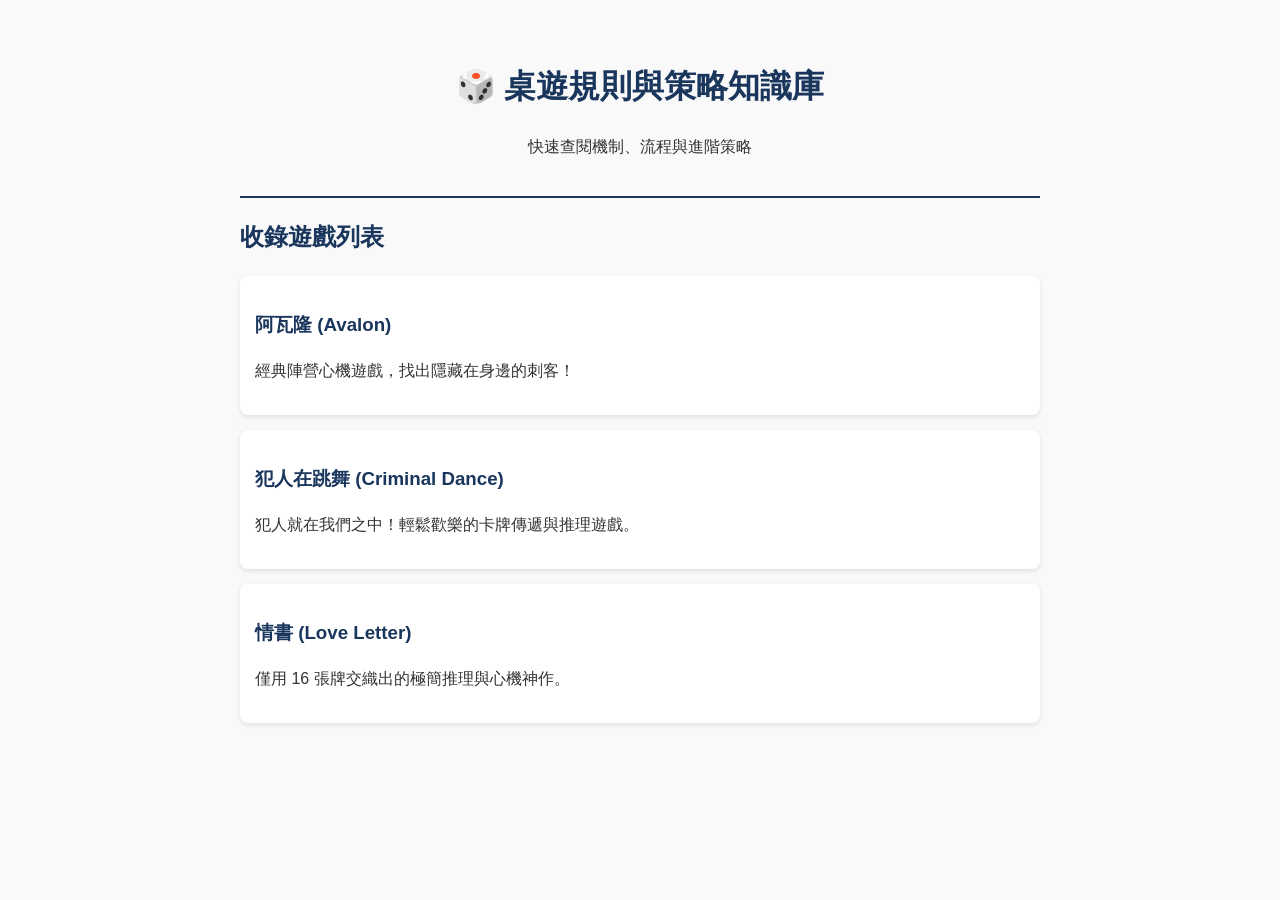
<file: index.html>
<!DOCTYPE html>
<html lang="zh-TW">
<head>
    <meta charset="UTF-8">
    <meta name="viewport" content="width=device-width, initial-scale=1.0">
    <title>桌遊規則與策略知識庫</title>
    <link rel="stylesheet" href="css/style.css">
</head>
<body>
    <header>
        <h1>🎲 桌遊規則與策略知識庫</h1>
        <p>快速查閱機制、流程與進階策略</p>
    </header>
    <main>
        <h2>收錄遊戲列表</h2>
        <ul class="game-list">
            <li>
                <a href="games/avalon.html">
                    <h3>阿瓦隆 (Avalon)</h3>
                    <p>經典陣營心機遊戲，找出隱藏在身邊的刺客！</p>
                </a>
            </li>
            <li>
                <a href="games/criminal-dance.html">
                    <h3>犯人在跳舞 (Criminal Dance)</h3>
                    <p>犯人就在我們之中！輕鬆歡樂的卡牌傳遞與推理遊戲。</p>
                </a>
            </li>
            <li>
                <a href="games/love-letter.html">
                    <h3>情書 (Love Letter)</h3>
                    <p>僅用 16 張牌交織出的極簡推理與心機神作。</p>
                </a>
            </li>
        </ul>
    </main>
</body>
</html>
</file>
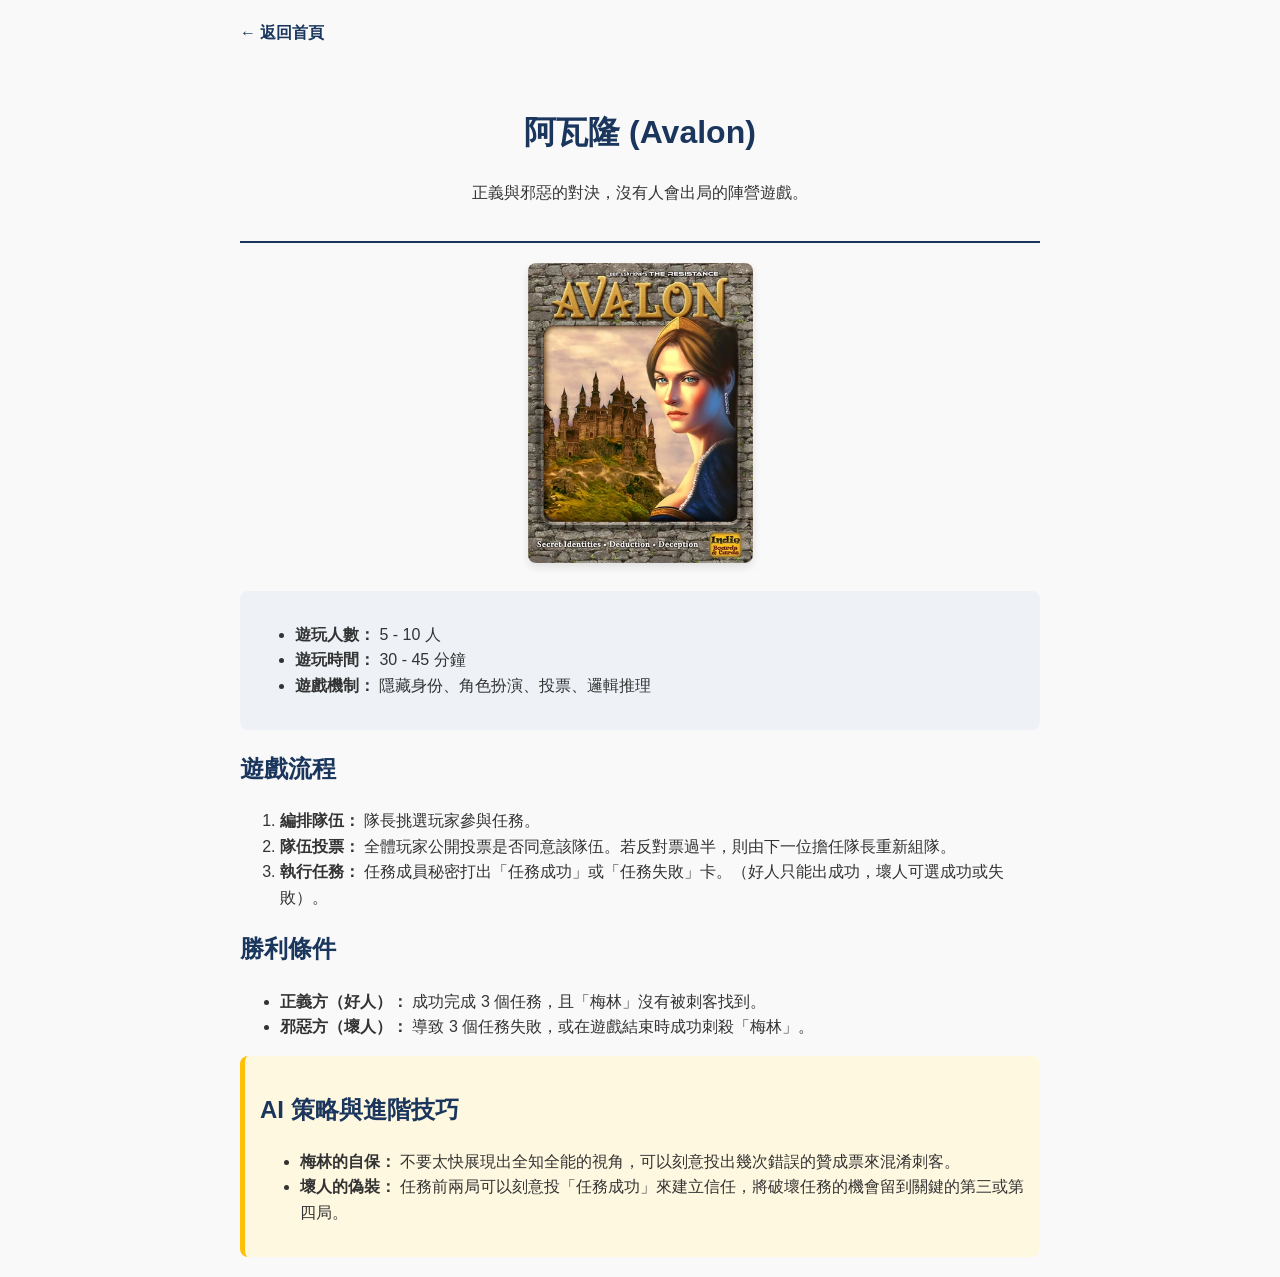
<file: games/avalon.html>
<!DOCTYPE html>
<html lang="zh-TW">
<head>
    <meta charset="UTF-8">
    <meta name="viewport" content="width=device-width, initial-scale=1.0">
    <title>阿瓦隆 (Avalon) - 桌遊知識庫</title>
    <link rel="stylesheet" href="../css/style.css">
</head>
<body>
    <a href="../index.html" class="back-link">← 返回首頁</a>
    
    <header>
        <h1>阿瓦隆 (Avalon)</h1>
        <p>正義與邪惡的對決，沒有人會出局的陣營遊戲。</p>
    </header>

    <div class="game-cover">
        <img src="../images/avalon.jpg" alt="阿瓦隆桌遊封面">
    </div>

    <main>
        <section class="info-card">
            <ul>
                <li><strong>遊玩人數：</strong> 5 - 10 人</li>
                <li><strong>遊玩時間：</strong> 30 - 45 分鐘</li>
                <li><strong>遊戲機制：</strong> 隱藏身份、角色扮演、投票、邏輯推理</li>
            </ul>
        </section>

        <section class="gameplay">
            <h2>遊戲流程</h2>
            <ol>
                <li><strong>編排隊伍：</strong> 隊長挑選玩家參與任務。</li>
                <li><strong>隊伍投票：</strong> 全體玩家公開投票是否同意該隊伍。若反對票過半，則由下一位擔任隊長重新組隊。</li>
                <li><strong>執行任務：</strong> 任務成員秘密打出「任務成功」或「任務失敗」卡。（好人只能出成功，壞人可選成功或失敗）。</li>
            </ol>
        </section>

        <section class="victory">
            <h2>勝利條件</h2>
            <ul>
                <li><strong>正義方（好人）：</strong> 成功完成 3 個任務，且「梅林」沒有被刺客找到。</li>
                <li><strong>邪惡方（壞人）：</strong> 導致 3 個任務失敗，或在遊戲結束時成功刺殺「梅林」。</li>
            </ul>
        </section>

        <section class="strategy">
            <h2>AI 策略與進階技巧</h2>
            <ul>
                <li><strong>梅林的自保：</strong> 不要太快展現出全知全能的視角，可以刻意投出幾次錯誤的贊成票來混淆刺客。</li>
                <li><strong>壞人的偽裝：</strong> 任務前兩局可以刻意投「任務成功」來建立信任，將破壞任務的機會留到關鍵的第三或第四局。</li>
            </ul>
        </section>
    </main>
</body>
</html>
</file>
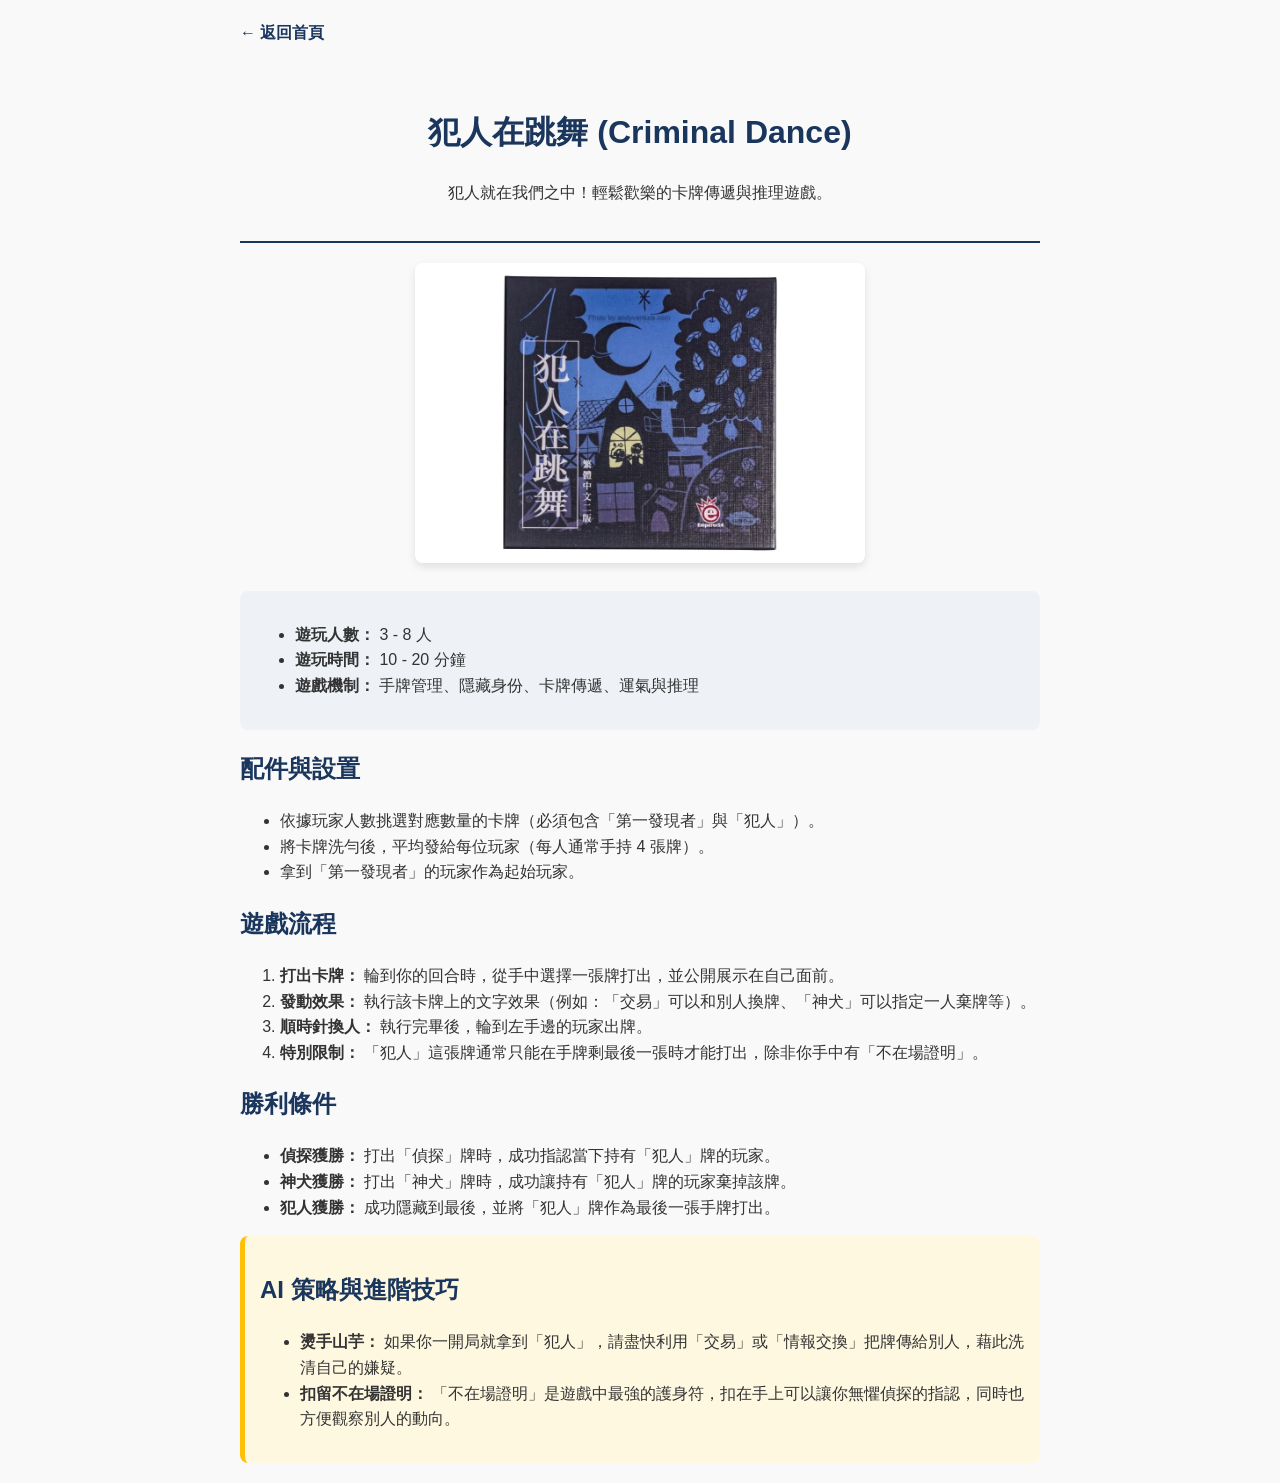
<file: games/criminal-dance.html>
<!DOCTYPE html>
<html lang="zh-TW">
<head>
    <meta charset="UTF-8">
    <meta name="viewport" content="width=device-width, initial-scale=1.0">
    <title>犯人在跳舞 - 桌遊知識庫</title>
    <link rel="stylesheet" href="../css/style.css">
</head>
<body>
    <a href="../index.html" class="back-link">← 返回首頁</a>
    
    <header>
        <h1>犯人在跳舞 (Criminal Dance)</h1>
        <p>犯人就在我們之中！輕鬆歡樂的卡牌傳遞與推理遊戲。</p>
    </header>

    <div class="game-cover">
        <img src="../images/criminal-dance.jpg" alt="犯人在跳舞桌遊封面">
    </div>

    <main>
        <section class="info-card">
            <ul>
                <li><strong>遊玩人數：</strong> 3 - 8 人</li>
                <li><strong>遊玩時間：</strong> 10 - 20 分鐘</li>
                <li><strong>遊戲機制：</strong> 手牌管理、隱藏身份、卡牌傳遞、運氣與推理</li>
            </ul>
        </section>

        <section class="setup">
            <h2>配件與設置</h2>
            <ul>
                <li>依據玩家人數挑選對應數量的卡牌（必須包含「第一發現者」與「犯人」）。</li>
                <li>將卡牌洗勻後，平均發給每位玩家（每人通常手持 4 張牌）。</li>
                <li>拿到「第一發現者」的玩家作為起始玩家。</li>
            </ul>
        </section>

        <section class="gameplay">
            <h2>遊戲流程</h2>
            <ol>
                <li><strong>打出卡牌：</strong> 輪到你的回合時，從手中選擇一張牌打出，並公開展示在自己面前。</li>
                <li><strong>發動效果：</strong> 執行該卡牌上的文字效果（例如：「交易」可以和別人換牌、「神犬」可以指定一人棄牌等）。</li>
                <li><strong>順時針換人：</strong> 執行完畢後，輪到左手邊的玩家出牌。</li>
                <li><strong>特別限制：</strong> 「犯人」這張牌通常只能在手牌剩最後一張時才能打出，除非你手中有「不在場證明」。</li>
            </ol>
        </section>

        <section class="victory">
            <h2>勝利條件</h2>
            <ul>
                <li><strong>偵探獲勝：</strong> 打出「偵探」牌時，成功指認當下持有「犯人」牌的玩家。</li>
                <li><strong>神犬獲勝：</strong> 打出「神犬」牌時，成功讓持有「犯人」牌的玩家棄掉該牌。</li>
                <li><strong>犯人獲勝：</strong> 成功隱藏到最後，並將「犯人」牌作為最後一張手牌打出。</li>
            </ul>
        </section>

        <section class="strategy">
            <h2>AI 策略與進階技巧</h2>
            <ul>
                <li><strong>燙手山芋：</strong> 如果你一開局就拿到「犯人」，請盡快利用「交易」或「情報交換」把牌傳給別人，藉此洗清自己的嫌疑。</li>
                <li><strong>扣留不在場證明：</strong> 「不在場證明」是遊戲中最強的護身符，扣在手上可以讓你無懼偵探的指認，同時也方便觀察別人的動向。</li>
            </ul>
        </section>
    </main>
</body>
</html>
</file>
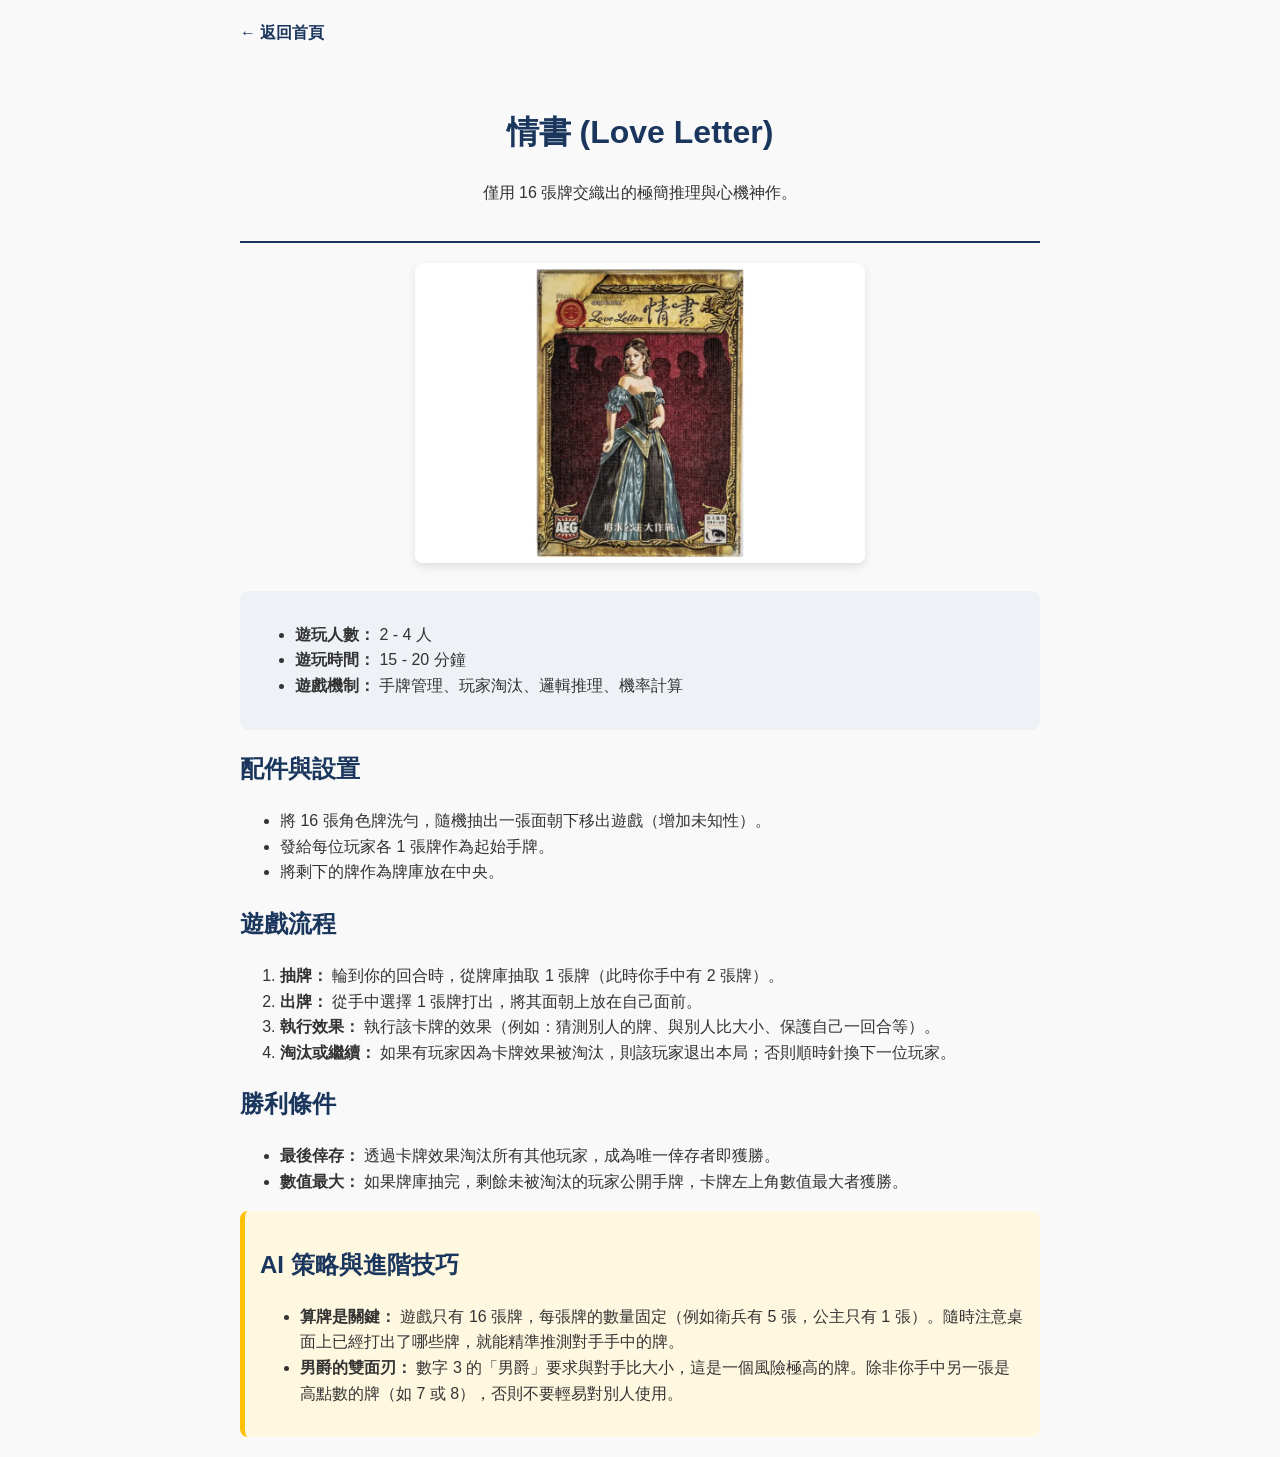
<file: games/love-letter.html>
<!DOCTYPE html>
<html lang="zh-TW">
<head>
    <meta charset="UTF-8">
    <meta name="viewport" content="width=device-width, initial-scale=1.0">
    <title>情書 (Love Letter) - 桌遊知識庫</title>
    <link rel="stylesheet" href="../css/style.css">
</head>
<body>
    <a href="../index.html" class="back-link">← 返回首頁</a>
    
    <header>
        <h1>情書 (Love Letter)</h1>
        <p>僅用 16 張牌交織出的極簡推理與心機神作。</p>
    </header>

    <div class="game-cover">
        <img src="../images/love-letter.jpg" alt="情書桌遊封面">
    </div>

    <main>
        <section class="info-card">
            <ul>
                <li><strong>遊玩人數：</strong> 2 - 4 人</li>
                <li><strong>遊玩時間：</strong> 15 - 20 分鐘</li>
                <li><strong>遊戲機制：</strong> 手牌管理、玩家淘汰、邏輯推理、機率計算</li>
            </ul>
        </section>

        <section class="setup">
            <h2>配件與設置</h2>
            <ul>
                <li>將 16 張角色牌洗勻，隨機抽出一張面朝下移出遊戲（增加未知性）。</li>
                <li>發給每位玩家各 1 張牌作為起始手牌。</li>
                <li>將剩下的牌作為牌庫放在中央。</li>
            </ul>
        </section>

        <section class="gameplay">
            <h2>遊戲流程</h2>
            <ol>
                <li><strong>抽牌：</strong> 輪到你的回合時，從牌庫抽取 1 張牌（此時你手中有 2 張牌）。</li>
                <li><strong>出牌：</strong> 從手中選擇 1 張牌打出，將其面朝上放在自己面前。</li>
                <li><strong>執行效果：</strong> 執行該卡牌的效果（例如：猜測別人的牌、與別人比大小、保護自己一回合等）。</li>
                <li><strong>淘汰或繼續：</strong> 如果有玩家因為卡牌效果被淘汰，則該玩家退出本局；否則順時針換下一位玩家。</li>
            </ol>
        </section>

        <section class="victory">
            <h2>勝利條件</h2>
            <ul>
                <li><strong>最後倖存：</strong> 透過卡牌效果淘汰所有其他玩家，成為唯一倖存者即獲勝。</li>
                <li><strong>數值最大：</strong> 如果牌庫抽完，剩餘未被淘汰的玩家公開手牌，卡牌左上角數值最大者獲勝。</li>
            </ul>
        </section>

        <section class="strategy">
            <h2>AI 策略與進階技巧</h2>
            <ul>
                <li><strong>算牌是關鍵：</strong> 遊戲只有 16 張牌，每張牌的數量固定（例如衛兵有 5 張，公主只有 1 張）。隨時注意桌面上已經打出了哪些牌，就能精準推測對手手中的牌。</li>
                <li><strong>男爵的雙面刃：</strong> 數字 3 的「男爵」要求與對手比大小，這是一個風險極高的牌。除非你手中另一張是高點數的牌（如 7 或 8），否則不要輕易對別人使用。</li>
            </ul>
        </section>
    </main>
</body>
</html>
</file>
<file: css/style.css>
body {
    font-family: "Helvetica Neue", Helvetica, Arial, "微軟正黑體", sans-serif;
    background-color: #f9f9f9;
    color: #333;
    line-height: 1.6;
    max-width: 800px;
    margin: 0 auto;
    padding: 20px;
}
header {
    text-align: center;
    padding: 20px 0;
    border-bottom: 2px solid #1a365d;
    margin-bottom: 20px;
}
h1, h2, h3 {
    color: #1a365d;
}
.game-list {
    list-style-type: none;
    padding: 0;
}
.game-list li {
    background: white;
    margin-bottom: 15px;
    padding: 15px;
    border-radius: 8px;
    box-shadow: 0 2px 5px rgba(0,0,0,0.1);
}
.game-list a {
    text-decoration: none;
    color: inherit;
}
.game-list a:hover h3 {
    color: #0056b3;
}
/* 子頁面專用樣式 */
.info-card {
    background: #eef2f7;
    padding: 15px;
    border-radius: 8px;
    margin-bottom: 20px;
}
.strategy {
    background: #fff8e1;
    padding: 15px;
    border-radius: 8px;
    border-left: 5px solid #ffc107;
}
.back-link {
    display: inline-block;
    margin-bottom: 20px;
    color: #1a365d;
    text-decoration: none;
    font-weight: bold;
}
/* 遊戲封面圖片樣式 */
.game-cover {
    text-align: center;
    margin-bottom: 20px;
}
.game-cover img {
    max-width: 100%;
    height: auto;
    max-height: 300px;
    border-radius: 8px;
    box-shadow: 0 4px 8px rgba(0,0,0,0.1);
}
</file>
